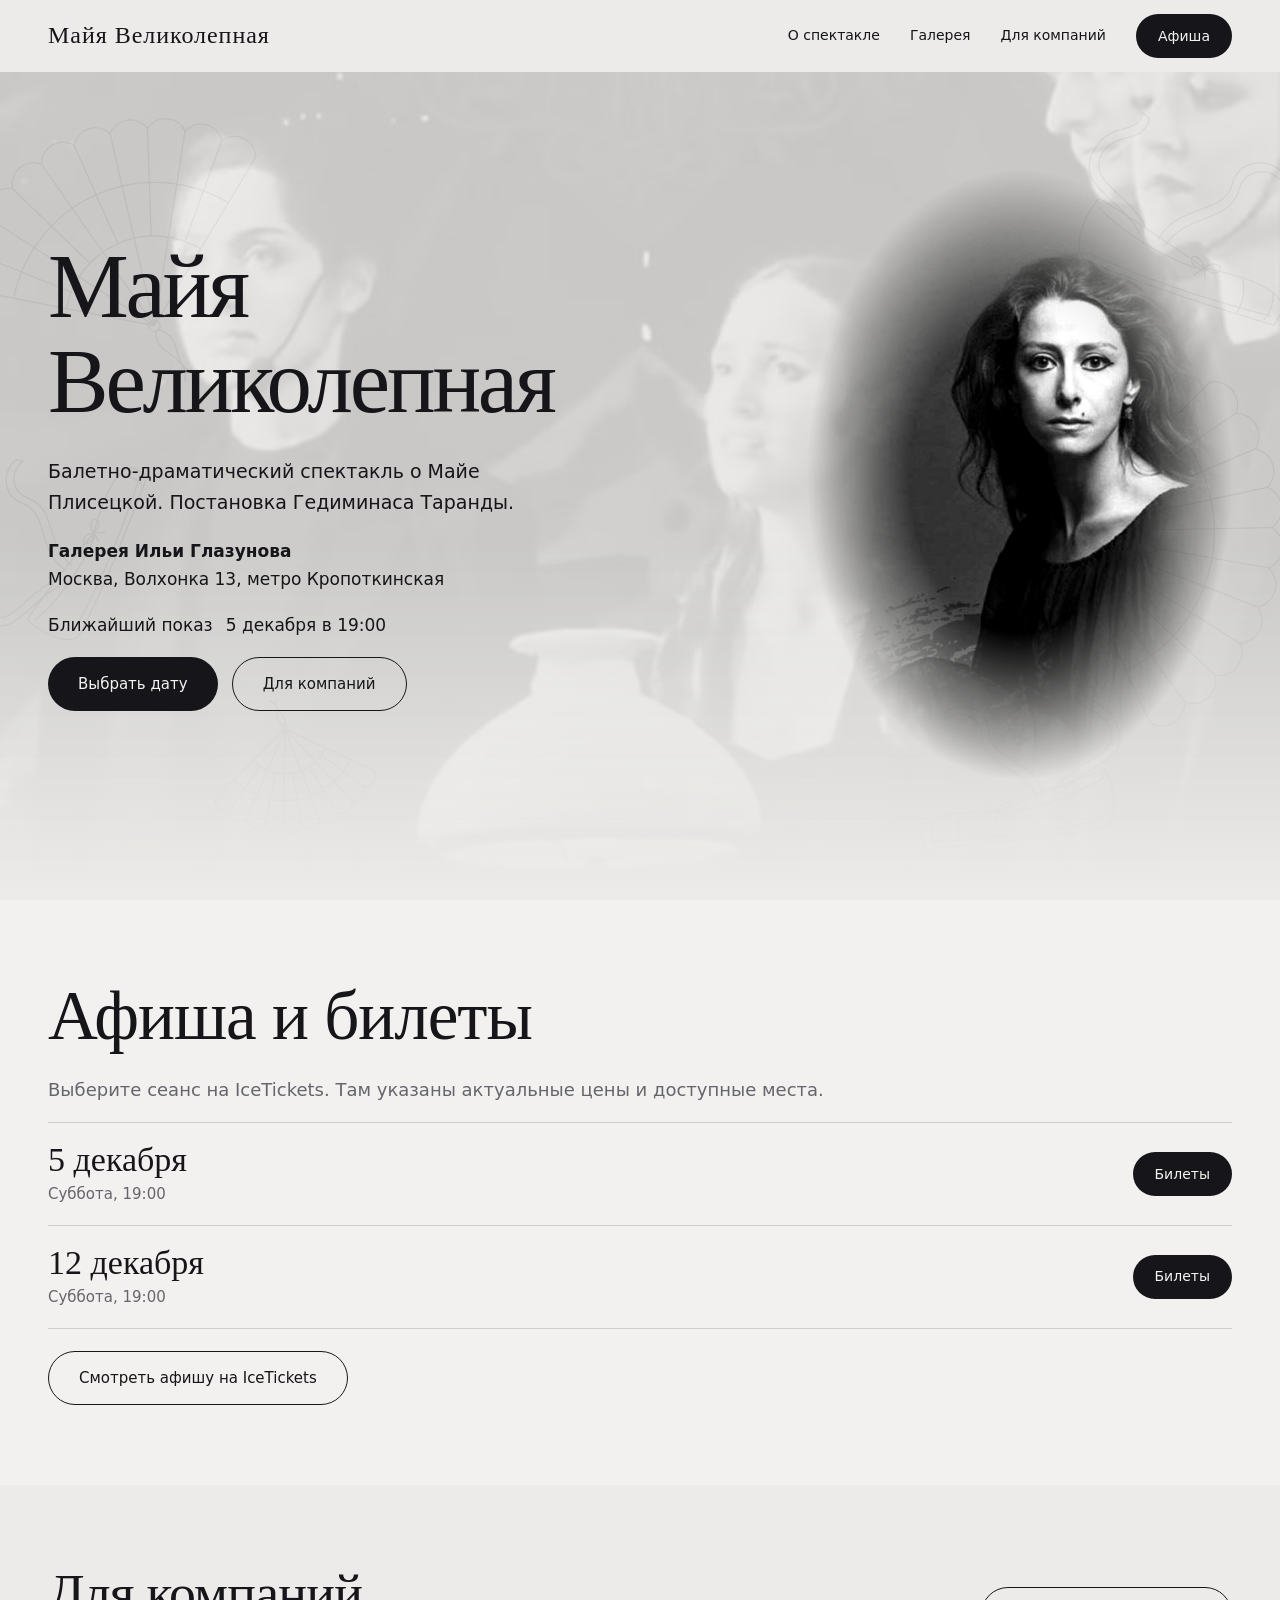
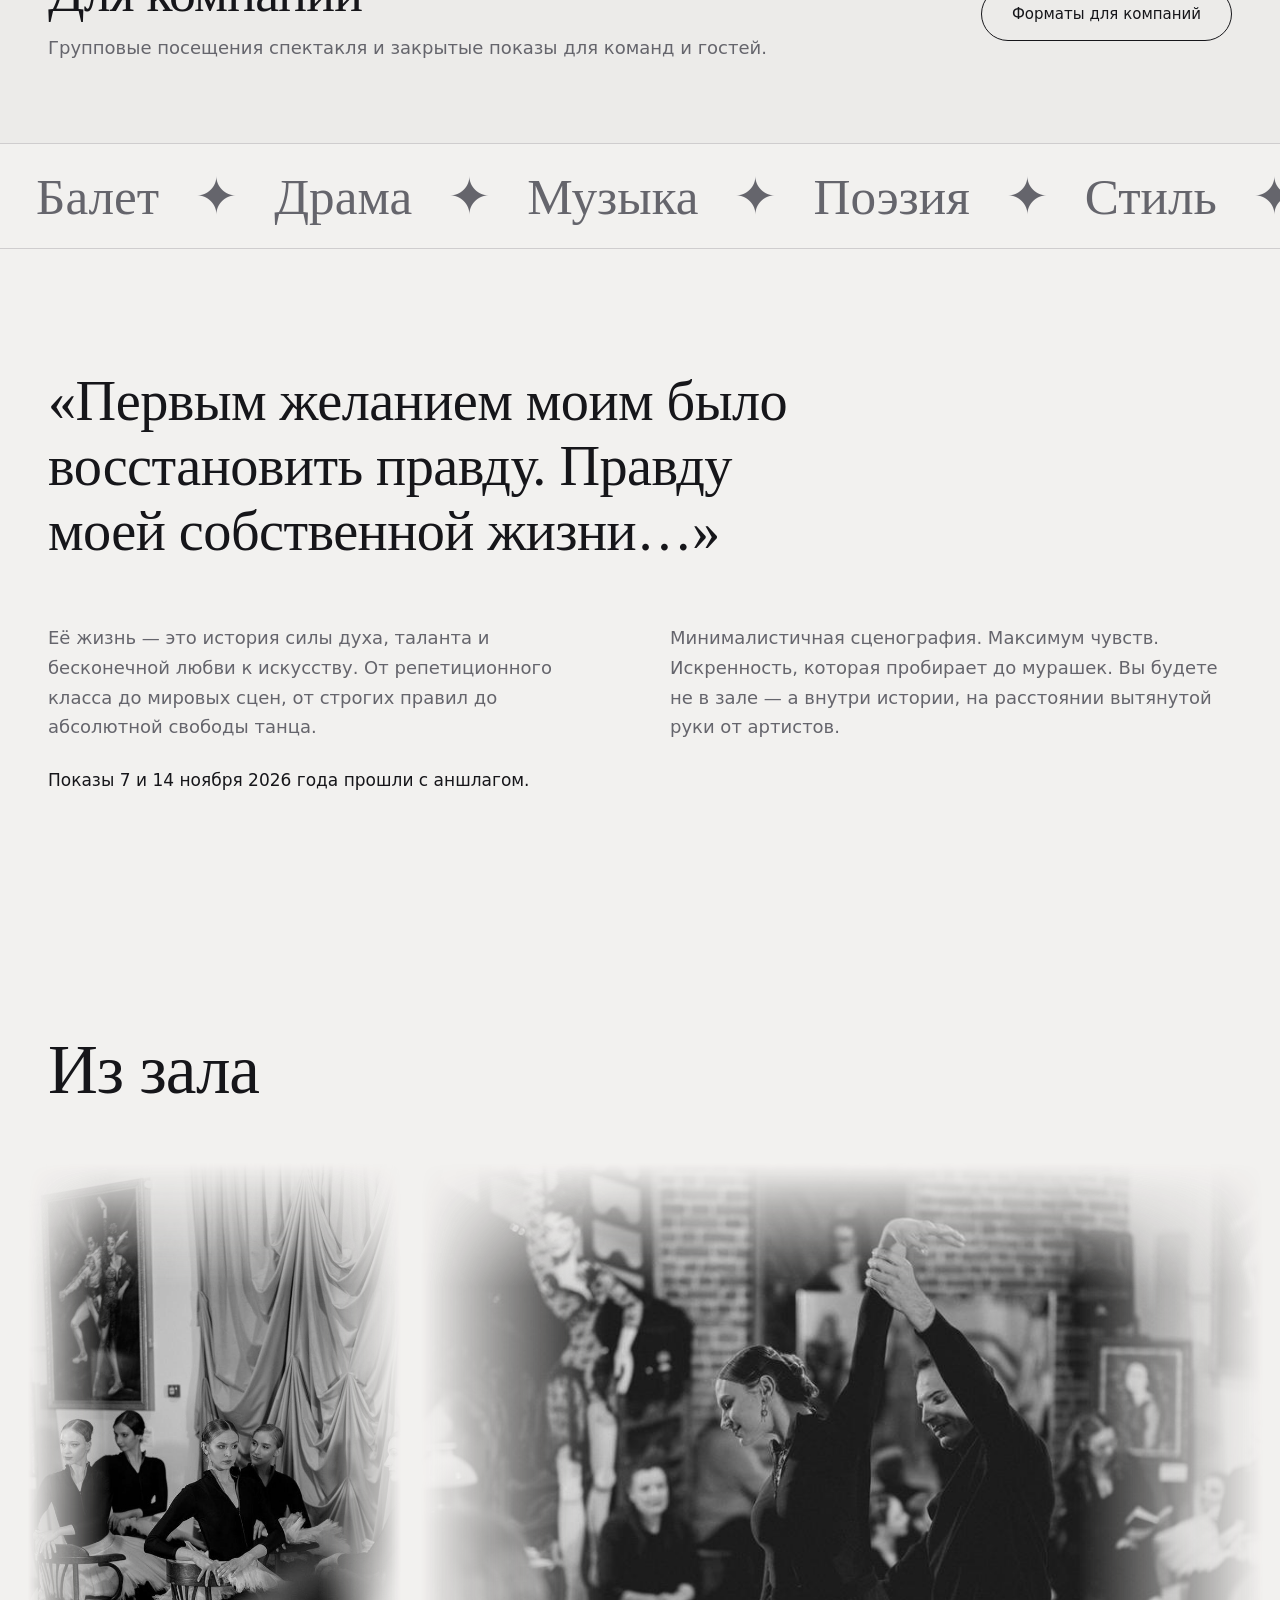
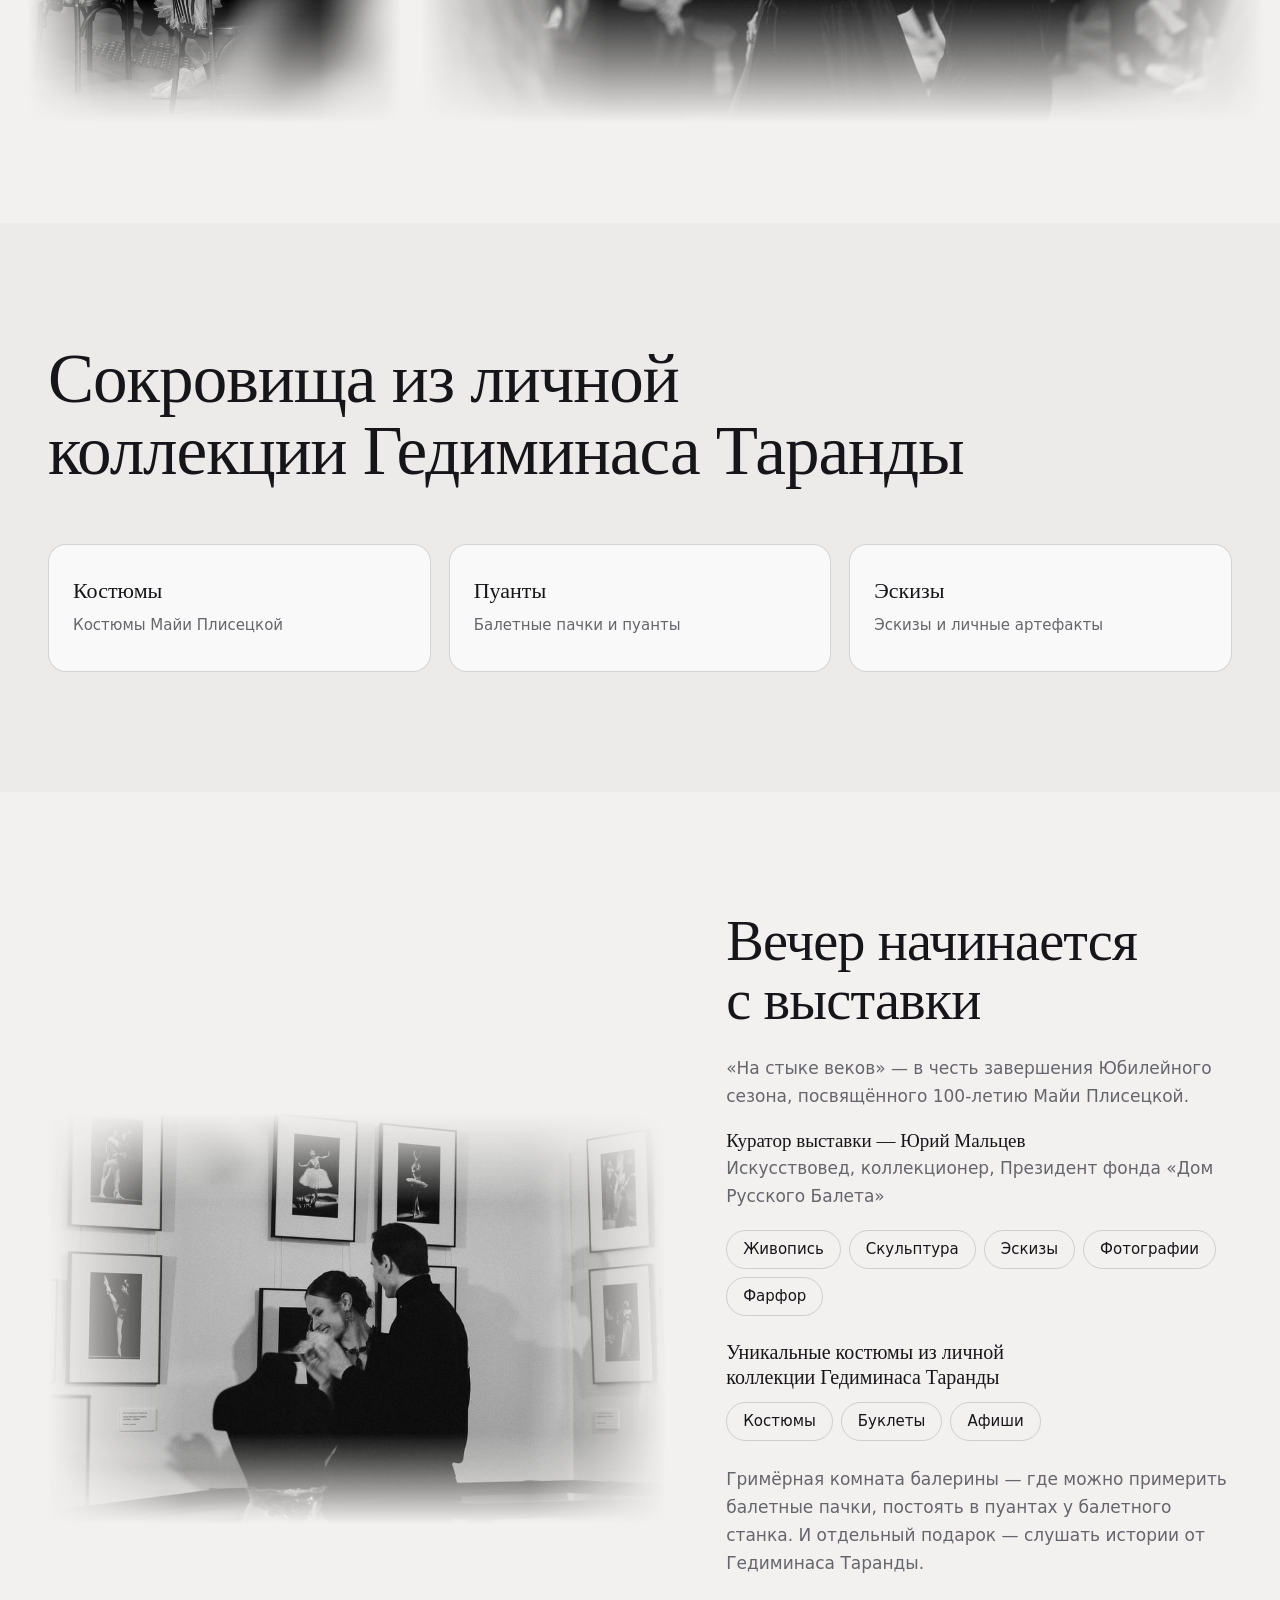
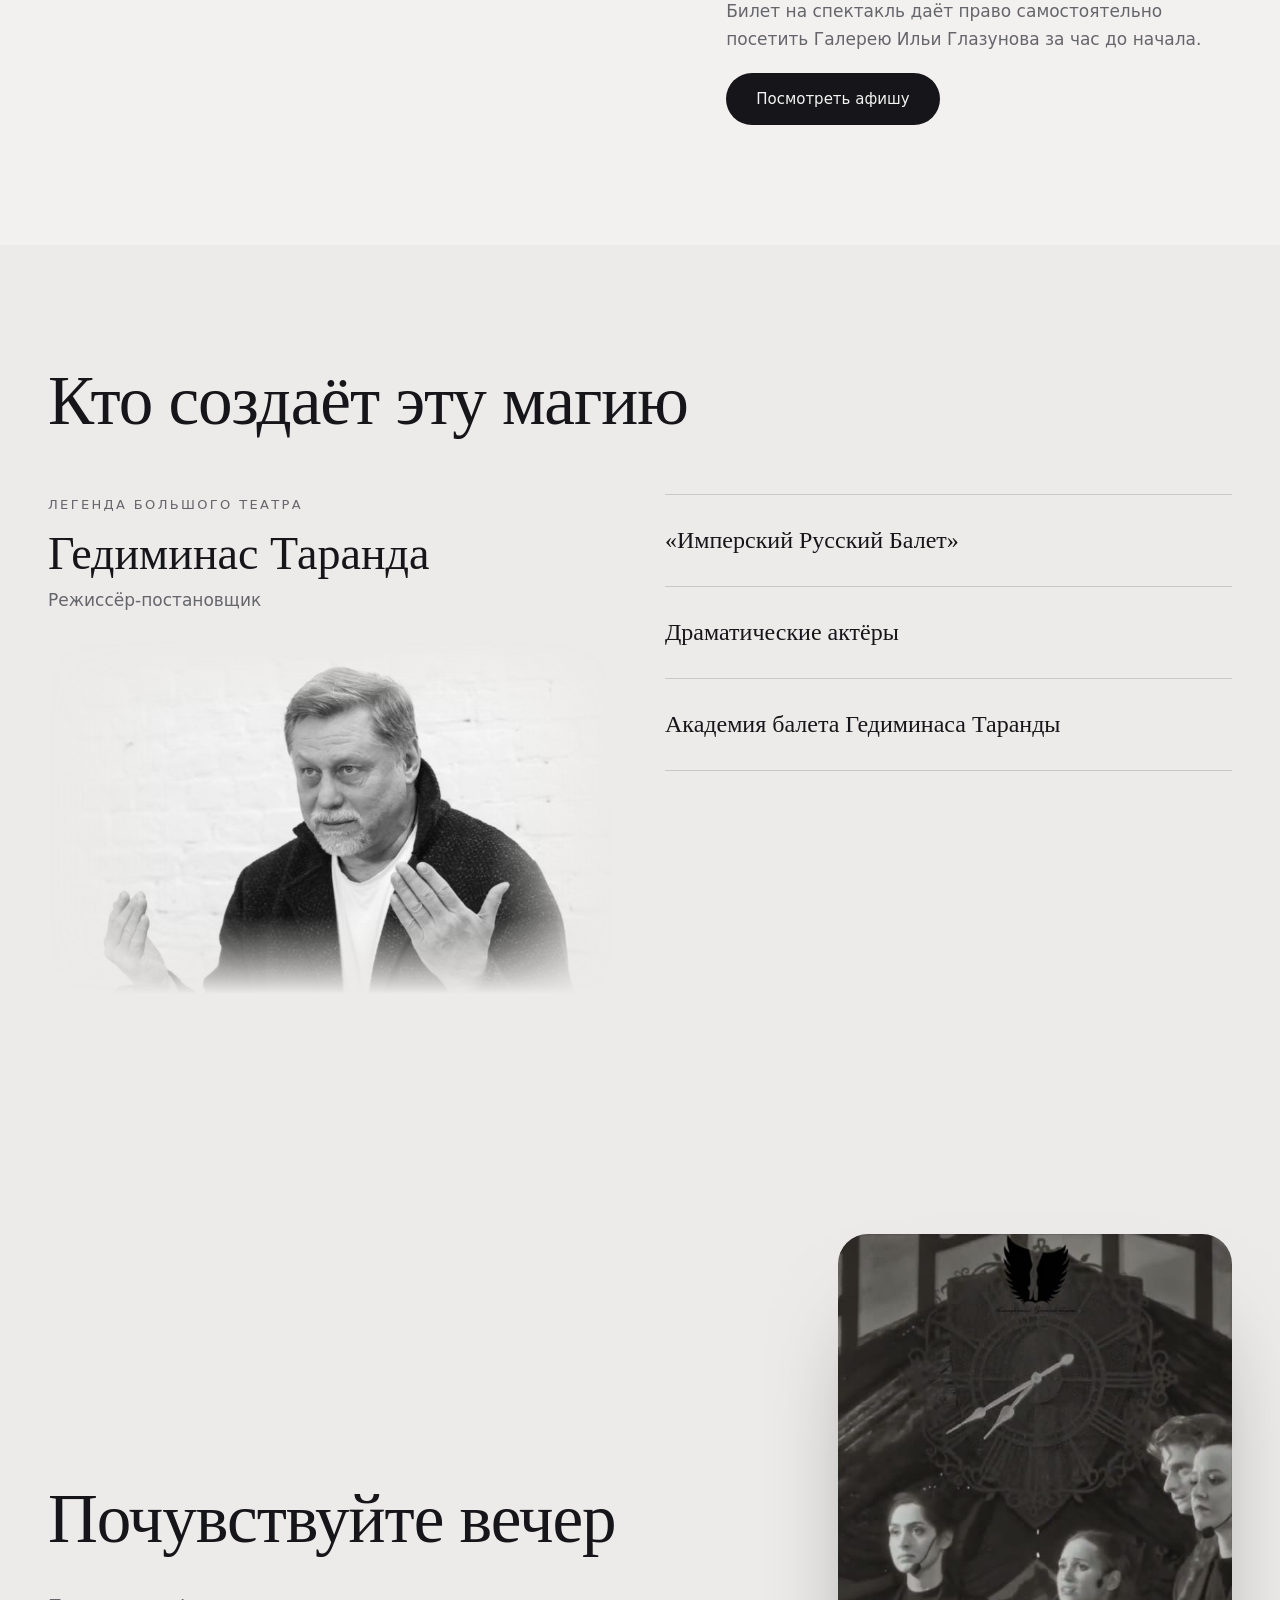
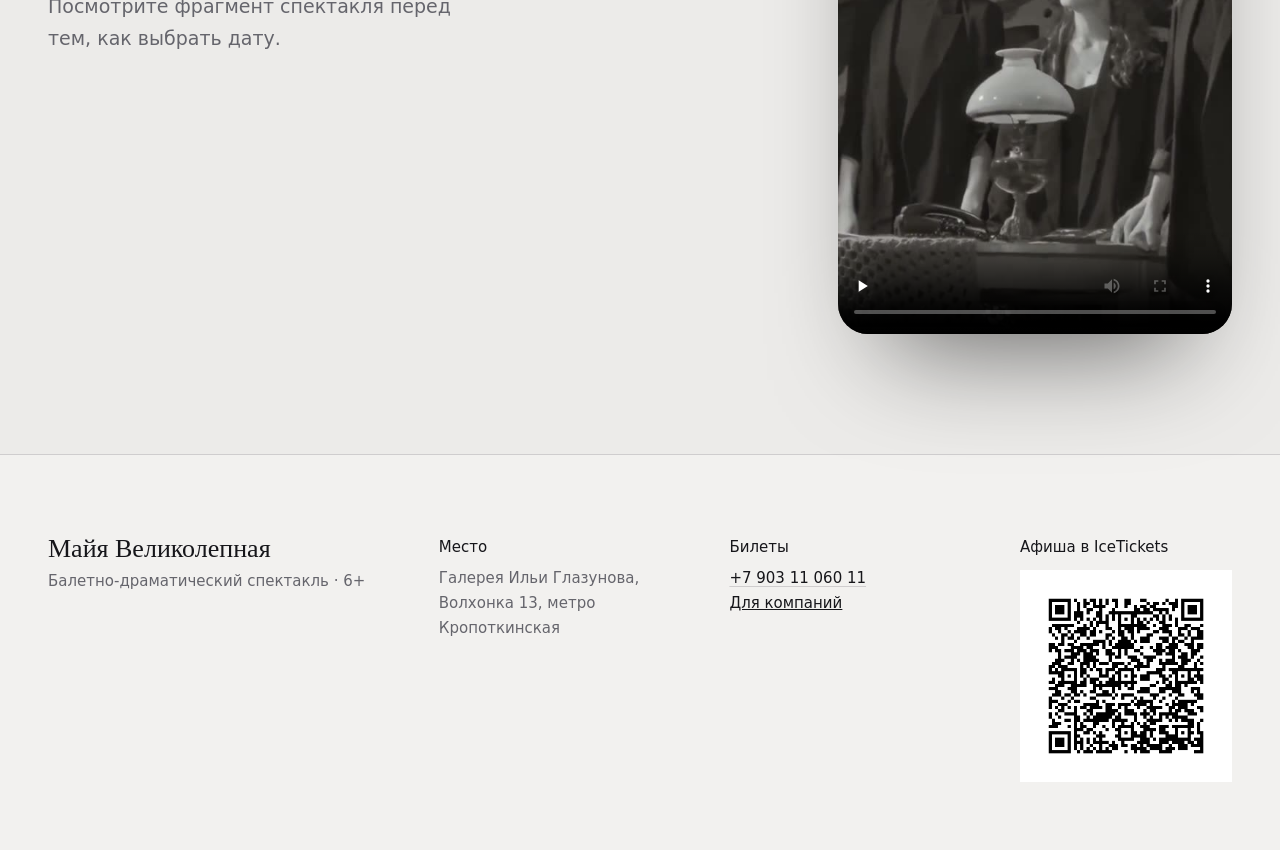
<file: index.html>
<!DOCTYPE html>
<html lang="ru"><head><meta charset="utf-8">
<meta http-equiv="Content-Security-Policy" content="default-src 'self'; style-src 'self' 'unsafe-inline' https://fonts.googleapis.com; font-src https://fonts.gstatic.com; img-src 'self'; media-src 'self'; script-src 'self'; object-src 'none'; base-uri 'none'; form-action 'none'">
<meta name="referrer" content="strict-origin-when-cross-origin">
<meta name="viewport" content="width=device-width, initial-scale=1, viewport-fit=cover">
<meta name="description" content="«Майя Великолепная» — балетно-драматический спектакль Гедиминаса Таранды в Галерее Ильи Глазунова в Москве. Афиша, билеты, групповые посещения и закрытые показы.">
<meta property="og:title" content="Майя Великолепная — спектакль о Майе Плисецкой в Москве">
<meta property="og:description" content="Спектакль-посвящение Майе Плисецкой в Галерее Ильи Глазунова. Афиша, билеты, групповые посещения и закрытые показы.">
<meta property="og:type" content="website">
<meta property="og:locale" content="ru_RU">
<meta name="robots" content="noindex, nofollow">
<title>Майя Великолепная — спектакль о Майе Плисецкой в Москве</title>
<link rel="icon" href="assets/photo-01.jpg" type="image/jpeg">
<script defer src="site.js"></script>
<script defer src="analytics.js"></script>
<link rel="preconnect" href="https://fonts.googleapis.com"><link rel="preconnect" href="https://fonts.gstatic.com" crossorigin>
<link href="https://fonts.googleapis.com/css2?family=Prata&family=Jost:wght@300;400;500&display=swap" rel="stylesheet">
<link rel="stylesheet" href="shared.css">
<style>
html{scroll-behavior:smooth;scroll-padding-top:calc(72px + env(safe-area-inset-top,0px));scroll-padding-bottom:84px;background:var(--bg)}
.q{text-wrap:balance}
#bg{position:absolute;inset:0;width:100%;height:100%;object-fit:cover;z-index:-1;filter:grayscale(1) contrast(.9);opacity:.16}
#hero:after{content:"";position:absolute;inset:0;z-index:-1;background:linear-gradient(to bottom,transparent 60%,var(--bg))}
.team{display:grid;grid-template-columns:1fr 1fr;gap:50px;align-items:start}
.ey{display:block;font-size:13px;letter-spacing:.18em;text-transform:uppercase;color:var(--mut);margin-bottom:14px}
.gm .n{font:400 clamp(30px,3.6vw,50px)/1.1 Prata,serif;display:block;margin-bottom:6px}.gm .r{color:var(--mut)}.gm img{width:100%;height:auto;filter:grayscale(1);margin-top:26px;aspect-ratio:16/10;object-fit:cover}
.lst div{padding:30px 0;border-bottom:1px solid var(--line);font:400 24px/1.3 Prata,serif}.lst div:first-child{border-top:1px solid var(--line)}
.vd{display:grid;grid-template-columns:1fr auto;gap:90px;align-items:center}
.vd p{color:var(--mut);font-size:19px;max-width:420px;margin:-20px 0 32px}
.vf{position:relative;height:min(78vh,700px);aspect-ratio:9/16;border-radius:30px;overflow:hidden;box-shadow:0 60px 110px -50px rgba(0,0,0,.6)}
.vf video{width:100%;height:100%;object-fit:cover;display:block}
section{padding:120px 0;position:relative}
header{position:fixed;top:env(safe-area-inset-top,0px);left:0;right:0;z-index:50;transition:.4s}
header.s{background:var(--pane);backdrop-filter:blur(16px);-webkit-backdrop-filter:blur(16px);border-bottom:1px solid var(--line)}
header .wrap{display:flex;align-items:center;justify-content:space-between;height:72px}
nav{display:flex;gap:30px;align-items:center}nav a:not(.btn){color:var(--ink);text-decoration:none;font-size:14px;opacity:.7;transition:.3s}nav a:not(.btn):hover{opacity:1}
#hero{overflow:hidden;isolation:isolate;min-height:100vh;display:flex;align-items:center;padding:130px 0 80px}
#hero .wrap{display:grid;grid-template-columns:minmax(0,1.25fr) minmax(0,.75fr);gap:50px;align-items:center}
h1{font-size:clamp(54px,7.1vw,98px);letter-spacing:-.035em}
h1 span{display:block}
.lead{max-width:470px;margin:26px 0 18px;font-size:19px;color:var(--mut)}.lead strong{color:var(--ink);font-weight:400}
.arch{aspect-ratio:3/4.3;position:relative;overflow:hidden}
.arch img{width:100%;height:100%;object-fit:cover;filter:grayscale(1) contrast(1.05);object-position:50% 0;transform-origin:50% 0;animation:z 18s ease-in-out infinite alternate}
@keyframes z{to{transform:scale(1.05)}}
.tag{position:absolute;right:-14px;bottom:42px;background:var(--inv);color:var(--invt);padding:12px 20px;border-radius:99px;font-size:14px;transform:rotate(-4deg)}
.mq{overflow:hidden;border-block:1px solid var(--line);padding:22px 0;white-space:nowrap}
.mq div{display:inline-block;animation:m 38s linear infinite;font:400 clamp(28px,4vw,52px) Prata,serif;color:var(--mut)}
.mq span{margin:0 36px}@keyframes m{to{transform:translateX(-50%)}}
.q{font:400 clamp(30px,4.4vw,64px)/1.15 Prata,serif;max-width:1000px;letter-spacing:-.01em}
.two{display:grid;grid-template-columns:1fr 1fr;gap:60px;margin-top:60px;align-items:start}
.two p{color:var(--mut);font-size:18px}
.past-shows{margin-top:24px;font-weight:400}
h2{font-size:clamp(38px,5.4vw,78px);letter-spacing:-.015em;margin-bottom:56px}
.rail{display:flex;gap:20px;overflow-x:auto;padding:0 28px 30px;scroll-snap-type:x mandatory;scrollbar-width:none}.rail::-webkit-scrollbar{display:none}
.rail figure{flex:0 0 auto;height:min(64vh,560px);scroll-snap-align:center;overflow:hidden;position:relative}
.rail img{height:100%;width:auto;filter:grayscale(1);transition:filter .7s,transform 1.2s}.rail figure:hover img{filter:none;transform:scale(1.04)}
.treas{display:grid;grid-template-columns:repeat(3,1fr);gap:18px}
.ex{display:grid;grid-template-columns:1.1fr .9fr;gap:60px;align-items:center}
.ex img{filter:grayscale(1);width:100%;height:auto}
.arch{-webkit-mask-image:radial-gradient(ellipse closest-side,#000 52%,transparent);mask-image:radial-gradient(ellipse closest-side,#000 52%,transparent)}
.gm img,.ex img,.rail figure{-webkit-mask-image:linear-gradient(90deg,transparent,#000 22%,#000 78%,transparent),linear-gradient(transparent,#000 22%,#000 78%,transparent);-webkit-mask-composite:source-in;mask-image:linear-gradient(90deg,transparent,#000 22%,#000 78%,transparent),linear-gradient(transparent,#000 22%,#000 78%,transparent);mask-composite:intersect}
.ex h2{font-size:clamp(34px,4.4vw,62px);margin-bottom:24px}.ex p{color:var(--mut);margin-bottom:20px}.ex p b{display:block;color:var(--ink);font:400 19px Prata,serif;margin-bottom:2px}
.ex h3{font:400 20px/1.25 Prata,serif;margin-bottom:12px}
.chips{list-style:none;padding:0;display:flex;flex-wrap:wrap;gap:8px;margin-bottom:24px}.chips li{border:1px solid var(--line);border-radius:99px;padding:6px 16px;font-size:15px}
footer{padding:80px 0 60px;border-top:1px solid var(--line);font-size:15px;color:var(--mut)}footer .wrap{display:grid;grid-template-columns:1.4fr 1fr 1fr auto;gap:40px}footer b{color:var(--ink);font-weight:400;display:block;margin-bottom:6px}footer a[href^="tel"]{color:var(--ink);text-underline-offset:3px;text-decoration-color:var(--line)}
.qr{display:block;width:max-content;max-width:100%;background:#fff;padding:16px;margin:10px 0 8px}.qr img{width:180px;height:180px}
.bar{display:none}
.rv{opacity:0;transform:translateY(34px);transition:1s cubic-bezier(.2,.8,.2,1)}.rv.in{opacity:1;transform:none}
#sk{position:fixed;inset:0;z-index:-1;pointer-events:none;overflow:hidden;color:var(--ink);opacity:var(--sko)}
#sk svg{position:absolute;width:var(--s);height:var(--s);fill:none;stroke:currentColor;stroke-width:1.2;stroke-linecap:round;stroke-linejoin:round;opacity:.7;animation:skd var(--t) ease-in-out var(--d) infinite}
@keyframes skd{0%,100%{transform:translate(0,0) rotate(0deg);opacity:.35}50%{transform:translate(14px,-18px) rotate(3deg);opacity:1}}
#sk svg:nth-child(1){--s:clamp(220px,28vw,400px);--t:32s;--d:-3s;top:5vh;left:-70px;rotate:-24deg}
#sk svg:nth-child(2){--s:clamp(190px,22vw,330px);--t:27s;--d:-11s;top:12vh;right:-40px;rotate:22deg;animation-direction:reverse}
#sk svg:nth-child(3){--s:clamp(170px,19vw,290px);--t:36s;--d:-19s;top:48vh;left:-46px;rotate:-64deg}
#sk svg:nth-child(4){--s:clamp(230px,30vw,440px);--t:24s;--d:-7s;top:40vh;right:-90px;rotate:100deg;animation-direction:reverse}
#sk svg:nth-child(5){--s:clamp(140px,14vw,220px);--t:39s;--d:-25s;bottom:3vh;left:16vw;rotate:170deg}
#sk svg:nth-child(6){--s:clamp(170px,20vw,300px);--t:29s;--d:-14s;bottom:-3vh;right:10vw;rotate:-10deg;scale:-1 1}

header{background:var(--bg)}
nav a:not(.btn){opacity:1;min-height:44px;display:inline-flex;align-items:center}
nav a:not(.btn):hover,footer a:hover{text-decoration:underline;text-underline-offset:4px}
.venue{font-weight:400;color:var(--mut);margin-bottom:18px}.venue strong{color:var(--ink)}
.next-show{color:var(--ink);font-weight:400;margin-bottom:18px;min-height:1.65em}
.next-show span{margin-right:.45em}
#hero .lead,#hero .venue{color:var(--ink)}
.next-show time{white-space:nowrap;font-weight:500}
.motion-control{position:absolute;right:28px;bottom:22px;min-height:44px;padding:8px 14px;border:1px solid var(--line);border-radius:99px;background:var(--bg);color:var(--ink);font:inherit;font-size:14px;cursor:pointer}
#dates,#corporate{padding:80px 0}
#dates h2,.corporate-teaser h2{margin-bottom:22px}
#ticket-price{font-weight:500;margin-bottom:8px}
#schedule-note,.corporate-teaser p{color:var(--mut);font-size:18px}
#rows{margin-top:18px;border-top:1px solid var(--line)}
.row{display:flex;align-items:center;justify-content:space-between;gap:16px;padding:18px 0;border-bottom:1px solid var(--line)}
.row time{display:grid;gap:3px}.row time strong{font:400 clamp(22px,3vw,34px) Prata,Georgia,serif}
.row time span{color:var(--mut);font-size:15px;font-weight:400}
.schedule-link{margin-top:22px}
.corporate-teaser{display:grid;grid-template-columns:1fr auto;align-items:center;gap:32px}
.corporate-teaser h2{font-size:clamp(32px,4.2vw,54px);margin-bottom:12px}
.corporate-teaser .btn{justify-self:start}
.treas .ph{display:flex;min-height:128px;flex-direction:column;justify-content:center;gap:9px;border:1px solid var(--line);border-radius:18px;padding:22px 24px;background:var(--card);color:var(--ink);text-decoration:none}
.ph strong{font:400 22px Prata,Georgia,serif}.ph span{color:var(--mut);font-size:15px}
.ph:hover strong{text-decoration:underline;text-underline-offset:5px}
#photo-dialog{max-width:min(94vw,940px);max-height:94vh;position:fixed;inset:0;margin:auto;padding:12px;border:0;border-radius:18px;background:var(--bg);color:var(--ink)}
#photo-dialog::backdrop{background:rgba(10,10,12,.84)}
#photo-dialog img{max-height:77vh;width:auto;margin:auto;object-fit:contain}
#photo-dialog figcaption{padding-top:8px;text-align:center}
.dialog-close{position:absolute;top:17px;right:17px;width:44px;height:44px;border:1px solid var(--line);border-radius:50%;background:var(--bg);color:var(--ink);font:26px/1 system-ui;cursor:pointer}
footer a{color:var(--ink)}.footer-title{font-size:26px}
.mq div,.arch img,#sk svg{animation:none}
.rv{opacity:1;transform:none}
@media(max-width:900px){
  #sk svg:nth-child(n+5),nav a.nav-secondary{display:none}
  .logo{font-size:clamp(14px,3.8vw,19px);white-space:normal}
  nav{gap:12px;flex-shrink:0}header .wrap{gap:12px;height:64px}
  .vd,.two,.ex,footer .wrap,.treas,.team,.corporate-teaser{grid-template-columns:1fr;gap:24px}
  .vf{height:auto;width:min(100%,340px);margin:auto}
  section,#dates,#corporate{padding:52px 0}
  #hero{min-height:auto;padding:95px 0 32px}
  #hero .wrap{grid-template-columns:1fr;width:100%;gap:26px}
  h1{font-size:clamp(36px,10.35vw,77px)}
  h2{margin-bottom:28px}
  .lead{margin:16px 0 12px;font-size:17px}
  .venue,.next-show{font-size:15px;margin-bottom:12px}
  .arch{width:min(44vw,230px);aspect-ratio:4/4.1;justify-self:center}
  .vd p{margin:0}
  .bar{display:flex;position:fixed;left:12px;right:12px;bottom:calc(12px + env(safe-area-inset-bottom,0px));z-index:40}
  .bar .btn{width:100%;background:#8d2b35;color:#fff;padding-block:12px}
  footer{padding:48px 0 calc(84px + env(safe-area-inset-bottom,0px))}
}
@media(prefers-reduced-motion:reduce){html{scroll-behavior:auto}.rail img{transition:none}}
</style></head><body>
<svg width="0" height="0" style="position:absolute" aria-hidden="true" focusable="false">
<symbol id="sk-fan" viewBox="0 0 200 200">
<path vector-effect="non-scaling-stroke" d="M9.9 98.9A12 12 0 0 1 23.6 82.9A12 12 0 0 1 40.1 69.7A12 12 0 0 1 58.8 60A12 12 0 0 1 79 54A12 12 0 0 1 100 52A12 12 0 0 1 121 54A12 12 0 0 1 141.2 60A12 12 0 0 1 159.9 69.7A12 12 0 0 1 176.4 82.9A12 12 0 0 1 190.1 98.9"/>
<path vector-effect="non-scaling-stroke" d="M59 133.3A50 50 0 0 1 141 133.3M34.5 116.1A80 80 0 0 1 165.5 116.1"/>
<path vector-effect="non-scaling-stroke" d="M59 133.3L9.9 98.9M65.3 126L23.6 82.9M72.8 120.1L40.1 69.7M81.3 115.6L58.8 60M90.5 112.9L79 54M100 112V52M109.5 112.9L121 54M118.7 115.6L141.2 60M127.2 120.1L159.9 69.7M134.7 126L176.4 82.9M141 133.3L190.1 98.9"/>
<path vector-effect="non-scaling-stroke" d="M100 162L59 133.3M100 162L72.8 120.1M100 162L90.5 112.9M100 162L109.5 112.9M100 162L127.2 120.1M100 162L141 133.3"/>
<circle vector-effect="non-scaling-stroke" cx="100" cy="162" r="3.2"/>
<path vector-effect="non-scaling-stroke" d="M100 165C92 177 112 184 103 197M101 165C114 175 97 186 111 196"/>
</symbol>
<symbol id="sk-pt" viewBox="0 0 200 200">
<path vector-effect="non-scaling-stroke" d="M40 132C30 128 28 104 34 88C60 92 96 100 122 106C142 102 162 100 174 104C182 106 186 112 184 118L183 125C140 129 80 134 40 132Z"/>
<path vector-effect="non-scaling-stroke" d="M36 94C58 104 92 110 120 108M46 127C90 129 140 125 178 120M150 103C155 110 157 118 155 127M174 105C177 111 177 118 175 124"/>
<path vector-effect="non-scaling-stroke" d="M122 106C116 98 108 100 112 105C114 108 119 107 122 106C126 98 135 99 132 105C130 108 125 107 122 106L117 113M122 106L126 114"/>
<path vector-effect="non-scaling-stroke" d="M84 99C88 70 120 66 118 44C116 26 132 16 148 22L150 28C136 22 122 30 124 46C126 70 96 74 90 101M76 98C56 76 22 82 24 58C26 40 50 40 46 22L40 20C44 36 20 34 18 58C14 86 48 82 70 100"/>
</symbol>
</svg>
<div id="sk" aria-hidden="true"><svg><use href="#sk-fan"/></svg><svg><use href="#sk-pt"/></svg><svg><use href="#sk-pt"/></svg><svg><use href="#sk-fan"/></svg><svg><use href="#sk-fan"/></svg><svg><use href="#sk-pt"/></svg></div>
<a class="skip-link" href="#top">К содержанию</a>
<header id="hd"><div class="wrap">
  <a class="logo" href="#top">Майя Великолепная</a>
  <nav aria-label="Основное меню">
    <a class="nav-secondary" href="#about">О спектакле</a>
    <a class="nav-secondary" href="#gal">Галерея</a>
    <a href="corporate/">Для компаний</a>
    <a class="btn sm nav-secondary" href="#dates">Афиша</a>
  </nav>
</div></header>

<main id="top" tabindex="-1">
<section id="hero">
  <video id="bg" data-src="assets/hero-video.mp4" poster="assets/hero-poster.jpg" muted loop playsinline preload="none" aria-hidden="true"></video>
  <div class="wrap">
    <div>
      <h1><span>Майя</span> <span>Великолепная</span></h1>
      <p class="lead">Балетно-драматический спектакль о Майе Плисецкой. <strong>Постановка Гедиминаса Таранды.</strong></p>
      <p class="venue"><strong>Галерея Ильи Глазунова</strong><br>Москва, Волхонка&nbsp;13, метро Кропоткинская</p>
      <p class="next-show" id="next-show"><span>Актуальные даты в IceTickets</span> <time hidden></time></p>
      <div class="cta">
        <a class="btn" id="show-cta" href="#dates">Выбрать дату</a>
        <a class="btn o" href="corporate/">Для компаний</a>
      </div>
    </div>
    <div class="arch"><img src="assets/photo-01.jpg" width="633" height="1125" fetchpriority="high" alt="Майя Плисецкая"></div>
  </div>
  <button class="motion-control" type="button" id="motion-control" hidden>Пауза фонового видео</button>
</section>

<section id="dates" class="pane">
  <div class="wrap">
    <h2>Афиша и билеты</h2>
    <p id="ticket-price" hidden></p>
    <p id="schedule-note">Выберите сеанс на IceTickets. Там указаны актуальные цены и доступные места.</p>
    <div id="rows" hidden>
      <div class="row">
        <time datetime="2026-11-21T19:00:00+03:00"><strong>21 ноября</strong><span>Суббота, 19:00</span></time>
        <a class="btn sm" data-buy data-show-date="2026-11-21" href="https://icetickets.ru/event_tickets/?guid=48a9075b-bb23-11f1-966a-bc2411ce60eb" target="_blank" rel="noopener noreferrer" aria-label="Билеты на 21 ноября в 19:00 на IceTickets">Билеты</a>
      </div>
      <div class="row">
        <time datetime="2026-11-28T19:00:00+03:00"><strong>28 ноября</strong><span>Суббота, 19:00</span></time>
        <a class="btn sm" data-buy data-show-date="2026-11-28" href="https://icetickets.ru/event_tickets/?guid=48a9075c-bb23-11f1-966a-bc2411ce60eb" target="_blank" rel="noopener noreferrer" aria-label="Билеты на 28 ноября в 19:00 на IceTickets">Билеты</a>
      </div>
      <div class="row">
        <time datetime="2026-12-05T19:00:00+03:00"><strong>5 декабря</strong><span>Суббота, 19:00</span></time>
        <a class="btn sm" data-buy data-show-date="2026-12-05" href="https://icetickets.ru/event_tickets/?guid=48a9075d-bb23-11f1-966a-bc2411ce60eb" target="_blank" rel="noopener noreferrer" aria-label="Билеты на 5 декабря в 19:00 на IceTickets">Билеты</a>
      </div>
      <div class="row">
        <time datetime="2026-12-12T19:00:00+03:00"><strong>12 декабря</strong><span>Суббота, 19:00</span></time>
        <a class="btn sm" data-buy data-show-date="2026-12-12" href="https://icetickets.ru/event_tickets/?guid=98c5bd3d-d29e-11f1-966a-bc2411ce60eb" target="_blank" rel="noopener noreferrer" aria-label="Билеты на 12 декабря в 19:00 на IceTickets">Билеты</a>
      </div>
    </div>
    <a class="btn o schedule-link" data-buy href="https://icetickets.ru/meropriyatie/-baletno-dramaticheskiy-spektakl-mayya-velikolepnaya--000044326" target="_blank" rel="noopener noreferrer">Смотреть афишу на IceTickets</a>
  </div>
</section>

<section id="corporate" aria-labelledby="corporate-teaser-title">
  <div class="wrap corporate-teaser">
    <div>
      <h2 id="corporate-teaser-title">Для компаний</h2>
      <p>Групповые посещения спектакля и закрытые показы для команд и гостей.</p>
    </div>
    <a class="btn o" href="corporate/">Форматы для компаний</a>
  </div>
</section>

<div class="mq pane" aria-hidden="true"><div><span>Балет</span>✦<span>Драма</span>✦<span>Музыка</span>✦<span>Поэзия</span>✦<span>Стиль</span>✦<span>Балет</span>✦<span>Драма</span>✦<span>Музыка</span>✦<span>Поэзия</span>✦<span>Стиль</span>✦<span>Балет</span>✦<span>Драма</span>✦<span>Музыка</span>✦<span>Поэзия</span>✦<span>Стиль</span>✦<span>Балет</span>✦<span>Драма</span>✦<span>Музыка</span>✦<span>Поэзия</span>✦<span>Стиль</span>✦</div></div>

<section id="about" class="pane"><div class="wrap">
<h2 class="sr-only">О спектакле</h2><p class="q rv">«Первым желанием моим было восстановить правду. Правду моей собственной жизни…»</p>
<div class="two rv"><p>Её жизнь — это история силы духа, таланта и бесконечной любви к искусству. От репетиционного класса до мировых сцен, от строгих правил до абсолютной свободы танца.</p><p>Минималистичная сценография. Максимум чувств. Искренность, которая пробирает до мурашек. Вы будете не в зале — а внутри истории, на расстоянии вытянутой руки от артистов.</p></div><p class="past-shows">Показы 7 и 14 ноября 2026 года прошли с аншлагом.</p></div></section>

<section id="gal" class="pane" style="padding-bottom:70px"><div class="wrap"><h2 class="rv">Из зала</h2></div>
<div class="rail" tabindex="0" role="region" aria-label="Фотографии спектакля">
<figure><img src="assets/photo-07.jpg" width="700" height="1050" loading="lazy" alt="Кадр из спектакля"></figure><figure><img src="assets/photo-08.jpg" width="900" height="599" loading="lazy" alt="Кадр из спектакля"></figure><figure><img src="assets/photo-09.jpg" width="800" height="664" loading="lazy" alt="Кадр из спектакля"></figure><figure><img src="assets/photo-10.jpg" width="900" height="599" loading="lazy" alt="Кадр из спектакля"></figure><figure><img src="assets/photo-11.jpg" width="900" height="599" loading="lazy" alt="Кадр из спектакля"></figure><figure><img src="assets/photo-12.jpg" width="900" height="599" loading="lazy" alt="Кадр из спектакля"></figure></div></section>

<section><div class="wrap"><h2 class="rv">Сокровища из личной коллекции Гедиминаса Таранды</h2>
<div class="treas rv">
  <a class="ph" href="assets/photo-16.jpg" data-photo="Костюмы из коллекции"><strong>Костюмы</strong><span>Костюмы Майи Плисецкой</span></a>
  <a class="ph" href="assets/photo-17.jpg" data-photo="Балетные пачки и пуанты"><strong>Пуанты</strong><span>Балетные пачки и пуанты</span></a>
  <a class="ph" href="assets/photo-18.jpg" data-photo="Эскизы и личные артефакты"><strong>Эскизы</strong><span>Эскизы и личные артефакты</span></a>
</div></div></section>

<section class="pane"><div class="wrap ex"><img class="rv" src="assets/photo-13.jpg" width="1000" height="666" loading="lazy" alt="Выставка «На стыке веков»">
<div class="rv"><h2>Вечер начинается с выставки</h2><p>«На стыке веков» — в честь завершения Юбилейного сезона, посвящённого 100-летию Майи Плисецкой.</p>
<p><b>Куратор выставки — Юрий Мальцев</b>Искусствовед, коллекционер, Президент фонда «Дом Русского Балета»</p>
<ul class="chips"><li>Живопись</li><li>Скульптура</li><li>Эскизы</li><li>Фотографии</li><li>Фарфор</li></ul>
<h3>Уникальные костюмы из личной коллекции Гедиминаса Таранды</h3>
<ul class="chips"><li>Костюмы</li><li>Буклеты</li><li>Афиши</li></ul>
<p>Гримёрная комната балерины — где можно примерить балетные пачки, постоять в пуантах у балетного станка. И отдельный подарок&nbsp;— слушать истории от Гедиминаса Таранды.</p>
<p>Билет на спектакль даёт право самостоятельно посетить Галерею Ильи Глазунова за час до начала.</p>
<a class="btn" href="#dates">Посмотреть афишу</a></div></div></section>

<section><div class="wrap"><h2 class="rv">Кто создаёт эту магию</h2>
<div class="team rv"><div class="gm"><span class="ey">Легенда Большого театра</span><span class="n">Гедиминас Таранда</span><span class="r">Режиссёр-постановщик</span><img src="assets/photo-14.jpg" width="900" height="510" loading="lazy" alt="Гедиминас Таранда"></div><div class="lst"><div>«Имперский Русский Балет»</div><div>Драматические актёры</div><div>Академия балета Гедиминаса Таранды</div></div></div></div></section>

<section id="vid">
  <div class="wrap vd">
    <div class="rv"><h2>Почувствуйте вечер</h2><p>Посмотрите фрагмент спектакля перед тем, как выбрать дату.</p></div>
    <div class="vf rv"><video src="assets/evening-video.mp4" poster="assets/evening-poster.jpg" width="720" height="1280" playsinline controls preload="none" aria-label="Видео о спектакле"></video></div>
  </div>
</section>
</main>

<footer class="pane">
  <div class="wrap">
    <div><b class="serif footer-title">Майя Великолепная</b>Балетно-драматический спектакль · 6+</div>
    <div><b>Место</b>Галерея Ильи Глазунова, Волхонка&nbsp;13, метро Кропоткинская</div>
    <div><b>Билеты</b><a href="tel:+79031106011">+7 903 11 060 11</a><br><a href="corporate/">Для компаний</a></div>
    <div><b>Афиша в IceTickets</b><a class="qr" data-buy href="https://icetickets.ru/meropriyatie/-baletno-dramaticheskiy-spektakl-mayya-velikolepnaya--000044326" target="_blank" rel="noopener noreferrer" aria-label="Открыть афишу в IceTickets"><img src="assets/qr-tickets.png" width="180" height="180" alt="QR-код афиши в IceTickets" loading="lazy"></a></div>
  </div>
</footer>

<div class="bar"><a class="btn" href="#dates">Афиша</a></div>
<dialog id="photo-dialog" aria-labelledby="photo-caption">
  <button class="dialog-close" type="button" aria-label="Закрыть фото" autofocus>×</button>
  <figure>
    <img id="dialog-image" alt="">
    <figcaption id="photo-caption"></figcaption>
  </figure>
</dialog>
</body></html>
</file>
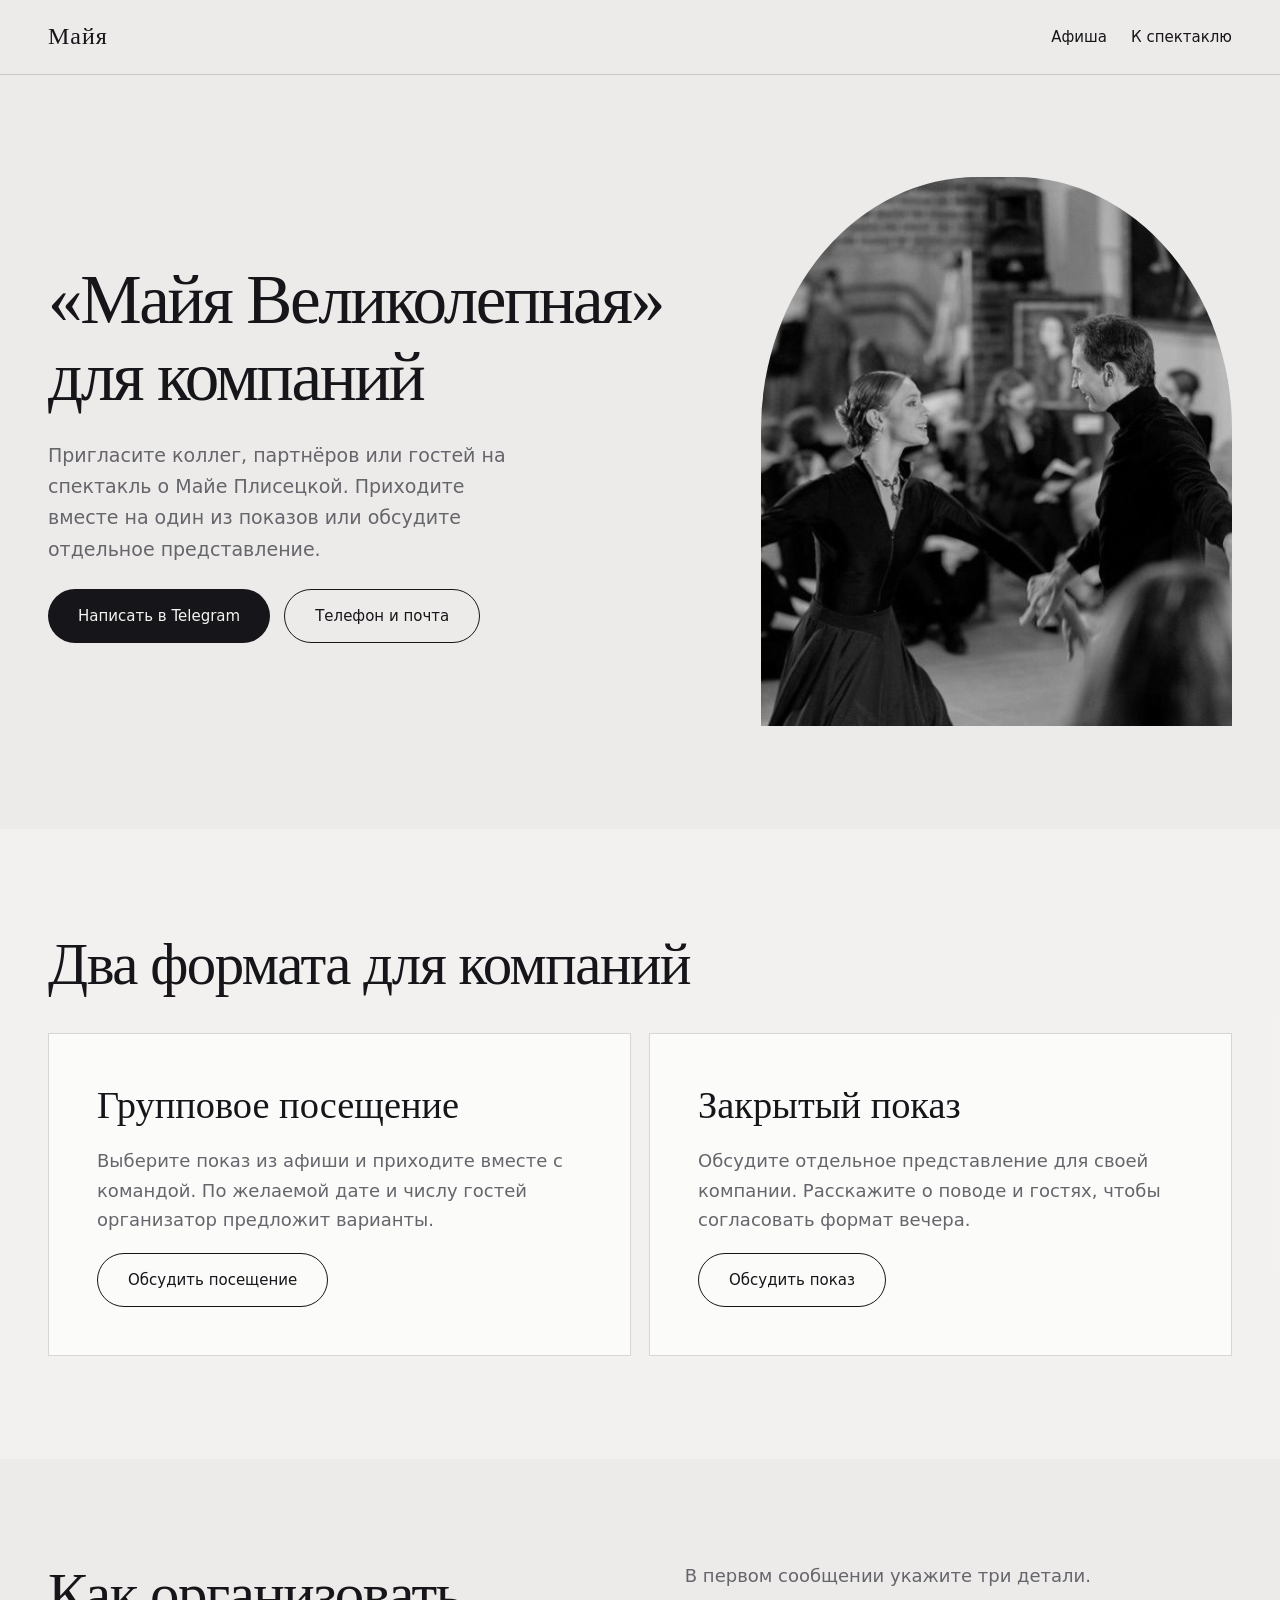
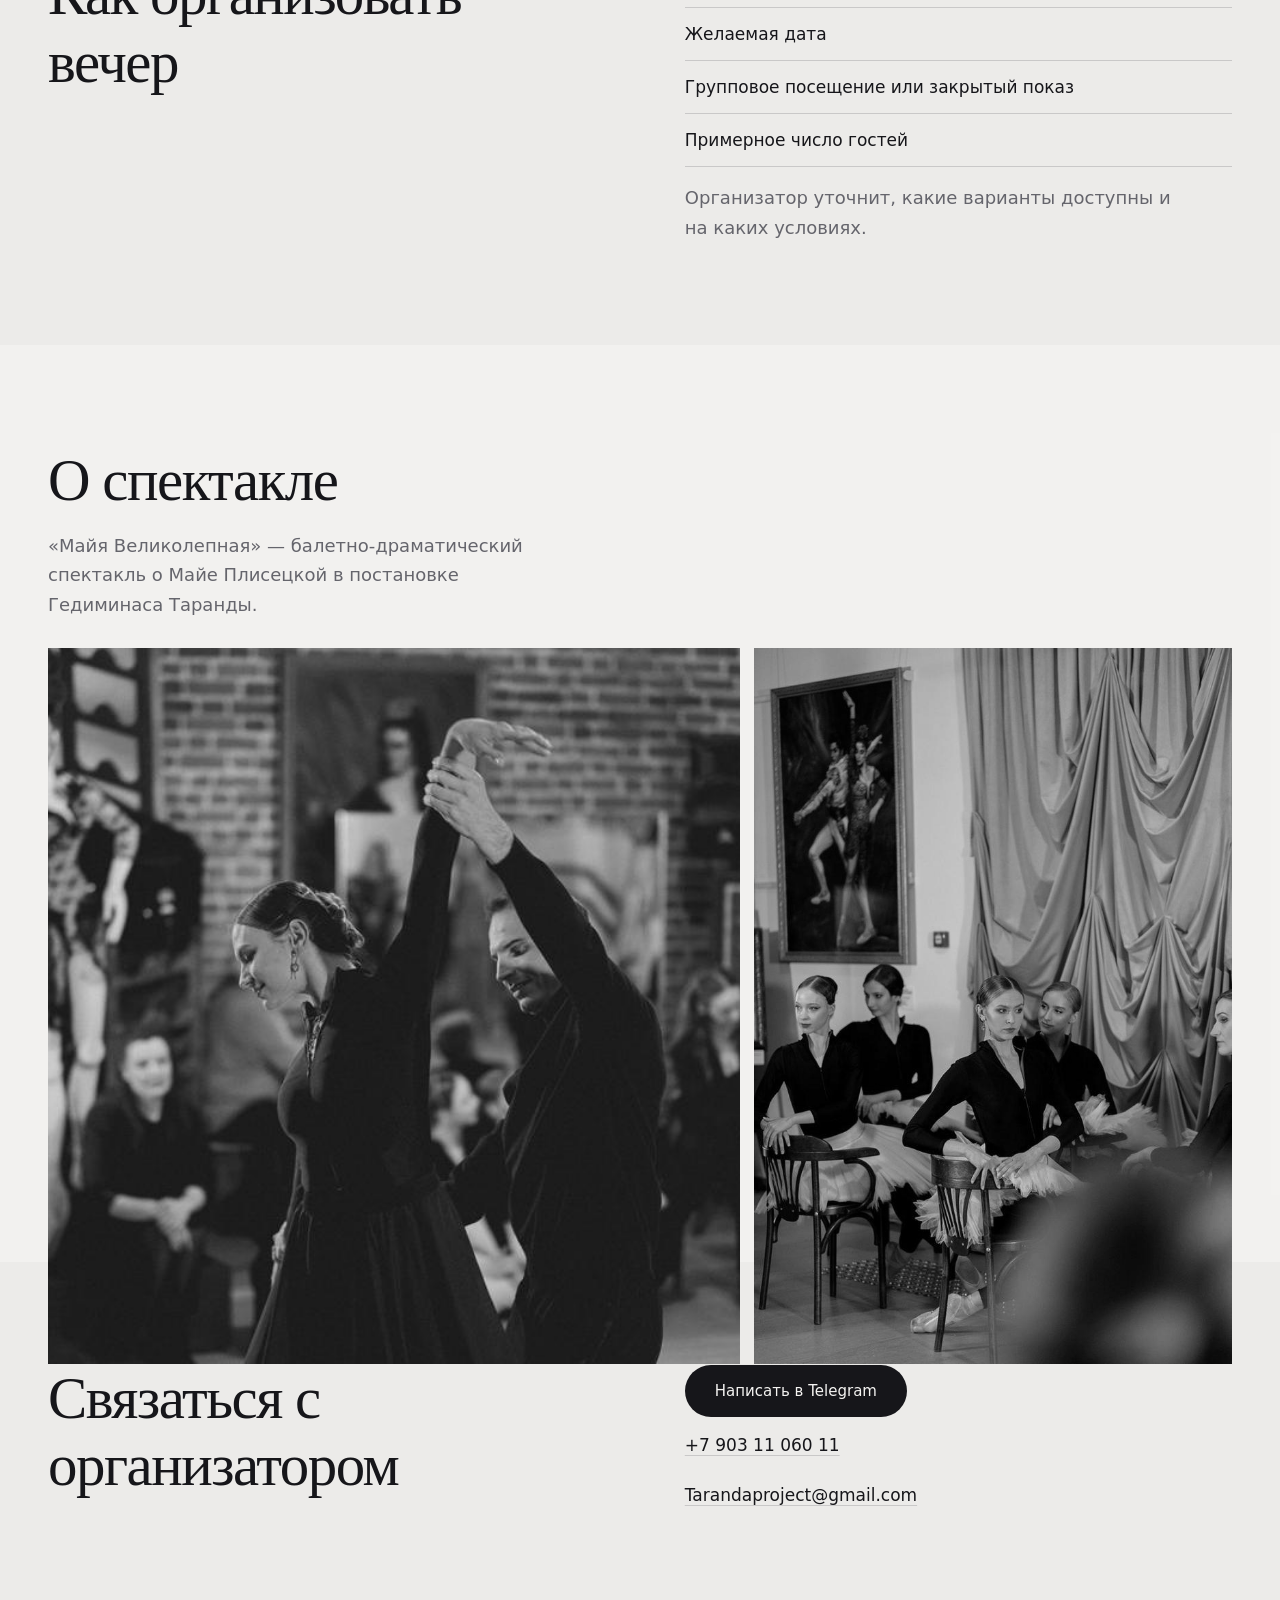
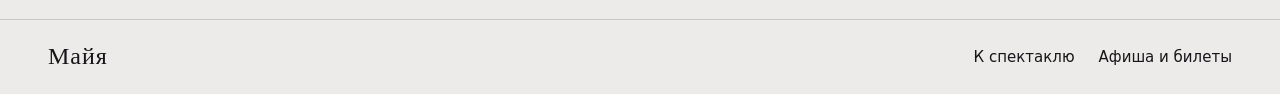
<file: corporate/index.html>
<!DOCTYPE html>
<html lang="ru">
<head>
  <meta charset="utf-8">
  <meta http-equiv="Content-Security-Policy" content="default-src 'self'; style-src 'self' https://fonts.googleapis.com; font-src https://fonts.gstatic.com; img-src 'self'; media-src 'self'; script-src 'self'; object-src 'none'; base-uri 'none'; form-action 'none'">
  <meta name="referrer" content="strict-origin-when-cross-origin">
  <meta name="viewport" content="width=device-width, initial-scale=1, viewport-fit=cover">
  <meta name="robots" content="noindex, nofollow">
  <meta name="description" content="Групповые посещения и закрытые показы спектакля «Майя Великолепная» для компаний. Обсудите формат и дату с организатором.">
  <meta property="og:title" content="«Майя Великолепная» для компаний">
  <meta property="og:description" content="Пригласите команду или гостей на «Майю Великолепную». Групповые посещения и закрытые показы.">
  <meta property="og:type" content="website">
  <meta property="og:locale" content="ru_RU">
  <title>«Майя Великолепная» для компаний</title>
  <link rel="icon" href="../assets/photo-01.jpg" type="image/jpeg">
  <link rel="preconnect" href="https://fonts.googleapis.com">
  <link rel="preconnect" href="https://fonts.gstatic.com" crossorigin>
  <link href="https://fonts.googleapis.com/css2?family=Prata&family=Jost:wght@300;400;500&display=swap" rel="stylesheet">
  <link rel="stylesheet" href="../shared.css">
  <link rel="stylesheet" href="corporate.css">
  <script defer src="../analytics.js"></script>
</head>
<body>
  <a class="skip-link" href="#main">К содержанию</a>
  <header class="corp-header">
    <div class="wrap header-inner">
      <a class="logo" href="../" aria-label="Майя Великолепная, главная">Майя</a>
      <nav aria-label="Основное меню">
        <a href="../#dates">Афиша</a>
        <a href="../">К спектаклю</a>
      </nav>
    </div>
  </header>

  <main id="main" tabindex="-1">
    <section class="corp-hero">
      <div class="wrap hero-grid">
        <div>
          <h1>«Майя Великолепная» для компаний</h1>
          <p class="intro">Пригласите коллег, партнёров или гостей на спектакль о Майе Плисецкой. Приходите вместе на один из показов или обсудите отдельное представление.</p>
          <div class="cta">
            <a class="btn" href="https://t.me/Tarandaproject" data-corporate="telegram">Написать в Telegram</a>
            <a class="btn o" href="#contacts">Телефон и почта</a>
          </div>
        </div>
        <figure class="hero-image">
          <img src="../assets/photo-10.jpg" width="900" height="599" fetchpriority="high" alt="Кадр из спектакля «Майя Великолепная»">
        </figure>
      </div>
    </section>

    <section class="formats pane" aria-labelledby="formats-title">
      <div class="wrap">
        <h2 id="formats-title">Два формата для компаний</h2>
        <div class="format-grid">
          <article class="format-card">
            <h3>Групповое посещение</h3>
            <p>Выберите показ из афиши и приходите вместе с командой. По желаемой дате и числу гостей организатор предложит варианты.</p>
            <a class="btn o" href="https://t.me/Tarandaproject?text=%D0%97%D0%B4%D1%80%D0%B0%D0%B2%D1%81%D1%82%D0%B2%D1%83%D0%B9%D1%82%D0%B5%21%20%D0%98%D0%BD%D1%82%D0%B5%D1%80%D0%B5%D1%81%D1%83%D0%B5%D1%82%20%D0%B3%D1%80%D1%83%D0%BF%D0%BF%D0%BE%D0%B2%D0%BE%D0%B5%20%D0%BF%D0%BE%D1%81%D0%B5%D1%89%D0%B5%D0%BD%D0%B8%D0%B5%20%D1%81%D0%BF%D0%B5%D0%BA%D1%82%D0%B0%D0%BA%D0%BB%D1%8F%20%C2%AB%D0%9C%D0%B0%D0%B9%D1%8F%20%D0%92%D0%B5%D0%BB%D0%B8%D0%BA%D0%BE%D0%BB%D0%B5%D0%BF%D0%BD%D0%B0%D1%8F%C2%BB.%0A%D0%96%D0%B5%D0%BB%D0%B0%D0%B5%D0%BC%D0%B0%D1%8F%20%D0%B4%D0%B0%D1%82%D0%B0%3A%20___%0A%D0%9F%D1%80%D0%B8%D0%BC%D0%B5%D1%80%D0%BD%D0%BE%D0%B5%20%D1%87%D0%B8%D1%81%D0%BB%D0%BE%20%D0%B3%D0%BE%D1%81%D1%82%D0%B5%D0%B9%3A%20___" data-corporate="telegram" data-format="group">Обсудить посещение</a>
          </article>
          <article class="format-card">
            <h3>Закрытый показ</h3>
            <p>Обсудите отдельное представление для своей компании. Расскажите о поводе и гостях, чтобы согласовать формат вечера.</p>
            <a class="btn o" href="https://t.me/Tarandaproject?text=%D0%97%D0%B4%D1%80%D0%B0%D0%B2%D1%81%D1%82%D0%B2%D1%83%D0%B9%D1%82%D0%B5%21%20%D0%98%D0%BD%D1%82%D0%B5%D1%80%D0%B5%D1%81%D1%83%D0%B5%D1%82%20%D0%B7%D0%B0%D0%BA%D1%80%D1%8B%D1%82%D1%8B%D0%B9%20%D0%BF%D0%BE%D0%BA%D0%B0%D0%B7%20%D1%81%D0%BF%D0%B5%D0%BA%D1%82%D0%B0%D0%BA%D0%BB%D1%8F%20%C2%AB%D0%9C%D0%B0%D0%B9%D1%8F%20%D0%92%D0%B5%D0%BB%D0%B8%D0%BA%D0%BE%D0%BB%D0%B5%D0%BF%D0%BD%D0%B0%D1%8F%C2%BB.%0A%D0%96%D0%B5%D0%BB%D0%B0%D0%B5%D0%BC%D0%B0%D1%8F%20%D0%B4%D0%B0%D1%82%D0%B0%3A%20___%0A%D0%9F%D1%80%D0%B8%D0%BC%D0%B5%D1%80%D0%BD%D0%BE%D0%B5%20%D1%87%D0%B8%D1%81%D0%BB%D0%BE%20%D0%B3%D0%BE%D1%81%D1%82%D0%B5%D0%B9%3A%20___" data-corporate="telegram" data-format="private">Обсудить показ</a>
          </article>
        </div>
      </div>
    </section>

    <section class="organise" aria-labelledby="organise-title">
      <div class="wrap organise-grid">
        <h2 id="organise-title">Как организовать вечер</h2>
        <div>
          <p class="organise-lead">В первом сообщении укажите три детали.</p>
          <ul class="steps">
            <li>Желаемая дата</li>
            <li>Групповое посещение или закрытый показ</li>
            <li>Примерное число гостей</li>
          </ul>
          <p class="organise-lead">Организатор уточнит, какие варианты доступны и на каких условиях.</p>
        </div>
      </div>
    </section>

    <section class="about pane" aria-labelledby="about-title">
      <div class="wrap">
        <div class="about-copy">
          <h2 id="about-title">О спектакле</h2>
          <p>«Майя Великолепная» — балетно-драматический спектакль о Майе Плисецкой в постановке Гедиминаса Таранды.</p>
        </div>
        <div class="photo-grid">
          <img src="../assets/photo-08.jpg" width="900" height="599" loading="lazy" alt="Кадр из спектакля">
          <img src="../assets/photo-07.jpg" width="700" height="1050" loading="lazy" alt="Кадр из спектакля">
        </div>
      </div>
    </section>

    <section class="contact" id="contacts" aria-labelledby="contact-title">
      <div class="wrap contact-inner">
        <h2 id="contact-title">Связаться с организатором</h2>
        <div class="contact-links">
          <a class="btn" href="https://t.me/Tarandaproject" data-corporate="telegram">Написать в Telegram</a>
          <a href="tel:+79031106011" data-corporate="phone">+7 903 11 060 11</a>
          <a href="mailto:Tarandaproject@gmail.com" data-corporate="email">Tarandaproject@gmail.com</a>
        </div>
      </div>
    </section>
  </main>

  <footer class="corp-footer">
    <div class="wrap footer-inner">
      <a class="logo" href="../" aria-label="Майя Великолепная, главная">Майя</a>
      <div>
        <a href="../">К спектаклю</a>
        <a href="../#dates">Афиша и билеты</a>
      </div>
    </div>
  </footer>
</body>
</html>
</file>
<file: shared.css>
:root {
  --bg: #ecebe9;
  --pane: rgba(247, 246, 244, .6);
  --ink: #16161a;
  --mut: #65656c;
  --line: rgba(22, 22, 26, .16);
  --card: rgba(255, 255, 255, .7);
  --inv: #16161a;
  --invt: #f4f3f1;
  --red: #8d2b35;
  --sko: .09;
  padding-block: env(safe-area-inset-top, 0px) env(safe-area-inset-bottom, 0px);
}

@media (prefers-color-scheme: dark) {
  :root:not([data-theme="light"]) {
    --bg: #1a1a1d;
    --pane: rgba(29, 29, 32, .6);
    --ink: #efeeec;
    --mut: #9a9aa2;
    --line: rgba(239, 238, 236, .18);
    --card: rgba(255, 255, 255, .05);
    --inv: #efeeec;
    --invt: #16161a;
    --sko: .12;
  }
}

:root[data-theme="dark"] {
  --bg: #1a1a1d;
  --pane: rgba(29, 29, 32, .6);
  --ink: #efeeec;
  --mut: #9a9aa2;
  --line: rgba(239, 238, 236, .18);
  --card: rgba(255, 255, 255, .05);
  --inv: #efeeec;
  --invt: #16161a;
  --sko: .12;
}

html { background: var(--bg); }

* {
  box-sizing: border-box;
  margin: 0;
}

body {
  background: transparent;
  color: var(--ink);
  font: 300 17px/1.65 Jost, system-ui, sans-serif;
  overflow-x: hidden;
  -webkit-font-smoothing: antialiased;
}

h1, h2, h3, .serif {
  font-family: Prata, Georgia, serif;
  font-weight: 400;
  line-height: 1.05;
}

h1, h2, h3 { text-wrap: balance; }
p { text-wrap: pretty; }

img {
  display: block;
  max-width: 100%;
}

:focus-visible {
  outline: 2px solid var(--ink);
  outline-offset: 3px;
}

.wrap {
  max-width: 1240px;
  margin-inline: auto;
  padding-inline: 28px;
}

.pane { background: var(--pane); }

.logo {
  color: var(--ink);
  font-family: Prata, Georgia, serif;
  font-size: 24px;
  letter-spacing: .04em;
  text-decoration: none;
  white-space: nowrap;
}

.btn {
  display: inline-flex;
  align-items: center;
  justify-content: center;
  gap: 12px;
  min-height: 44px;
  padding: 16px 30px;
  border: 0;
  border-radius: 99px;
  background: var(--inv);
  color: var(--invt);
  font: 400 15px/1.35 Jost, system-ui, sans-serif;
  text-align: center;
  text-decoration: none;
  cursor: pointer;
  transition: box-shadow .25s;
}

.btn:hover { box-shadow: 0 14px 40px -12px rgba(0, 0, 0, .5); }

.btn.o {
  border: 1px solid var(--ink);
  background: transparent;
  color: var(--ink);
}

.btn.sm {
  padding: 11px 22px;
  font-size: 14px;
}

.cta {
  display: flex;
  flex-wrap: wrap;
  gap: 14px;
}

[hidden] { display: none !important; }

.sr-only,
.skip-link:not(:focus) {
  position: absolute;
  width: 1px;
  height: 1px;
  padding: 0;
  overflow: hidden;
  clip-path: inset(50%);
  white-space: nowrap;
}

.skip-link:focus {
  position: fixed;
  top: 12px;
  left: 12px;
  z-index: 150;
  padding: 10px 18px;
  background: var(--inv);
  color: var(--invt);
}

@media (max-width: 900px) {
  .wrap { padding-inline: 20px; }
  .cta { gap: 9px; }
  .cta .btn { padding: 11px 17px; }
}

@media (prefers-reduced-motion: reduce) {
  .btn { transition: none; }
}
</file>
<file: corporate/corporate.css>
.corp-header {
  border-block-end: 1px solid var(--line);
}

.corp-footer {
  border-block-start: 1px solid var(--line);
}

.header-inner,
.footer-inner {
  display: flex;
  align-items: center;
  justify-content: space-between;
  gap: 20px;
  min-height: 74px;
}

.corp-header .logo,
.corp-footer .logo {
  display: inline-flex;
  align-items: center;
  min-height: 44px;
}

.corp-header nav,
.footer-inner > div {
  display: flex;
  align-items: center;
  gap: 24px;
}

.corp-header nav a,
.corp-footer a:not(.logo) {
  display: inline-flex;
  align-items: center;
  min-height: 44px;
  color: var(--ink);
  font-size: 15px;
  text-decoration: none;
}

.corp-header nav a:hover,
.corp-footer a:hover,
.contact-links a:not(.btn):hover {
  text-decoration: underline;
  text-underline-offset: 5px;
}

.corp-hero,
.formats,
.organise,
.about,
.contact {
  padding-block: clamp(52px, 8vw, 112px);
}

.hero-grid,
.organise-grid,
.contact-inner {
  display: grid;
  grid-template-columns: repeat(2, minmax(0, 1fr));
  gap: clamp(34px, 7vw, 98px);
}

.hero-grid {
  grid-template-columns: minmax(0, 1.14fr) minmax(0, .86fr);
  align-items: center;
}

.corp-hero h1 {
  font-size: clamp(36px, 5.4vw, 74px);
  line-height: 1.12;
  letter-spacing: -.035em;
}

.intro {
  max-width: 480px;
  margin: 24px 0;
  color: var(--mut);
  font-size: 19px;
}

.hero-image {
  overflow: hidden;
  aspect-ratio: 6 / 7;
  border-radius: 46% 46% 0 0;
}

.hero-image img,
.photo-grid img {
  width: 100%;
  height: 100%;
  object-fit: cover;
  filter: grayscale(1);
}

.formats h2,
.organise h2,
.about h2,
.contact h2 {
  font-size: clamp(34px, 4.6vw, 62px);
  line-height: 1.15;
  letter-spacing: -.025em;
}

.format-grid {
  display: grid;
  grid-template-columns: repeat(2, minmax(0, 1fr));
  gap: 18px;
  margin-top: 34px;
}

.format-card {
  display: flex;
  flex-direction: column;
  align-items: flex-start;
  gap: 18px;
  padding: clamp(24px, 4vw, 48px);
  border: 1px solid var(--line);
  background: var(--card);
}

.format-card h3 {
  font-size: clamp(26px, 3vw, 39px);
  line-height: 1.2;
}

.format-card p,
.organise-lead,
.about-copy p {
  max-width: 500px;
  color: var(--mut);
  font-size: 18px;
}

.format-card .btn {
  margin-top: auto;
}

.steps {
  margin: 16px 0;
  padding: 0;
  list-style: none;
  border-top: 1px solid var(--line);
}

.steps li {
  padding-block: 12px;
  border-bottom: 1px solid var(--line);
}

.about-copy p {
  margin: 16px 0 28px;
}

.photo-grid {
  display: grid;
  grid-template-columns: minmax(0, 1.45fr) minmax(0, 1fr);
  gap: 14px;
  height: clamp(230px, 40vw, 520px);
}

.contact-links {
  display: grid;
  justify-items: start;
  gap: 6px;
}

.contact-links a:not(.btn) {
  display: flex;
  align-items: center;
  min-height: 44px;
  max-width: 100%;
  color: var(--ink);
  overflow-wrap: anywhere;
  text-decoration-color: var(--line);
  text-underline-offset: 4px;
}

@media (max-width: 700px) {
  .corp-header nav,
  .footer-inner > div {
    gap: 16px;
  }

  .hero-grid,
  .organise-grid,
  .contact-inner,
  .format-grid {
    grid-template-columns: minmax(0, 1fr);
  }

  .hero-grid {
    gap: 26px;
  }

  .hero-image {
    aspect-ratio: 8 / 5;
    border-radius: 32% 32% 0 0;
  }

  .corp-hero h1 {
    font-size: clamp(34px, 8.8vw, 62px);
  }

  .photo-grid {
    grid-template-columns: repeat(2, minmax(0, 1fr));
  }
}

@media (max-width: 380px) {
  .corp-header nav,
  .footer-inner > div {
    gap: 12px;
  }

  .corp-header nav a,
  .corp-footer a:not(.logo) {
    font-size: 14px;
  }
}
</file>
